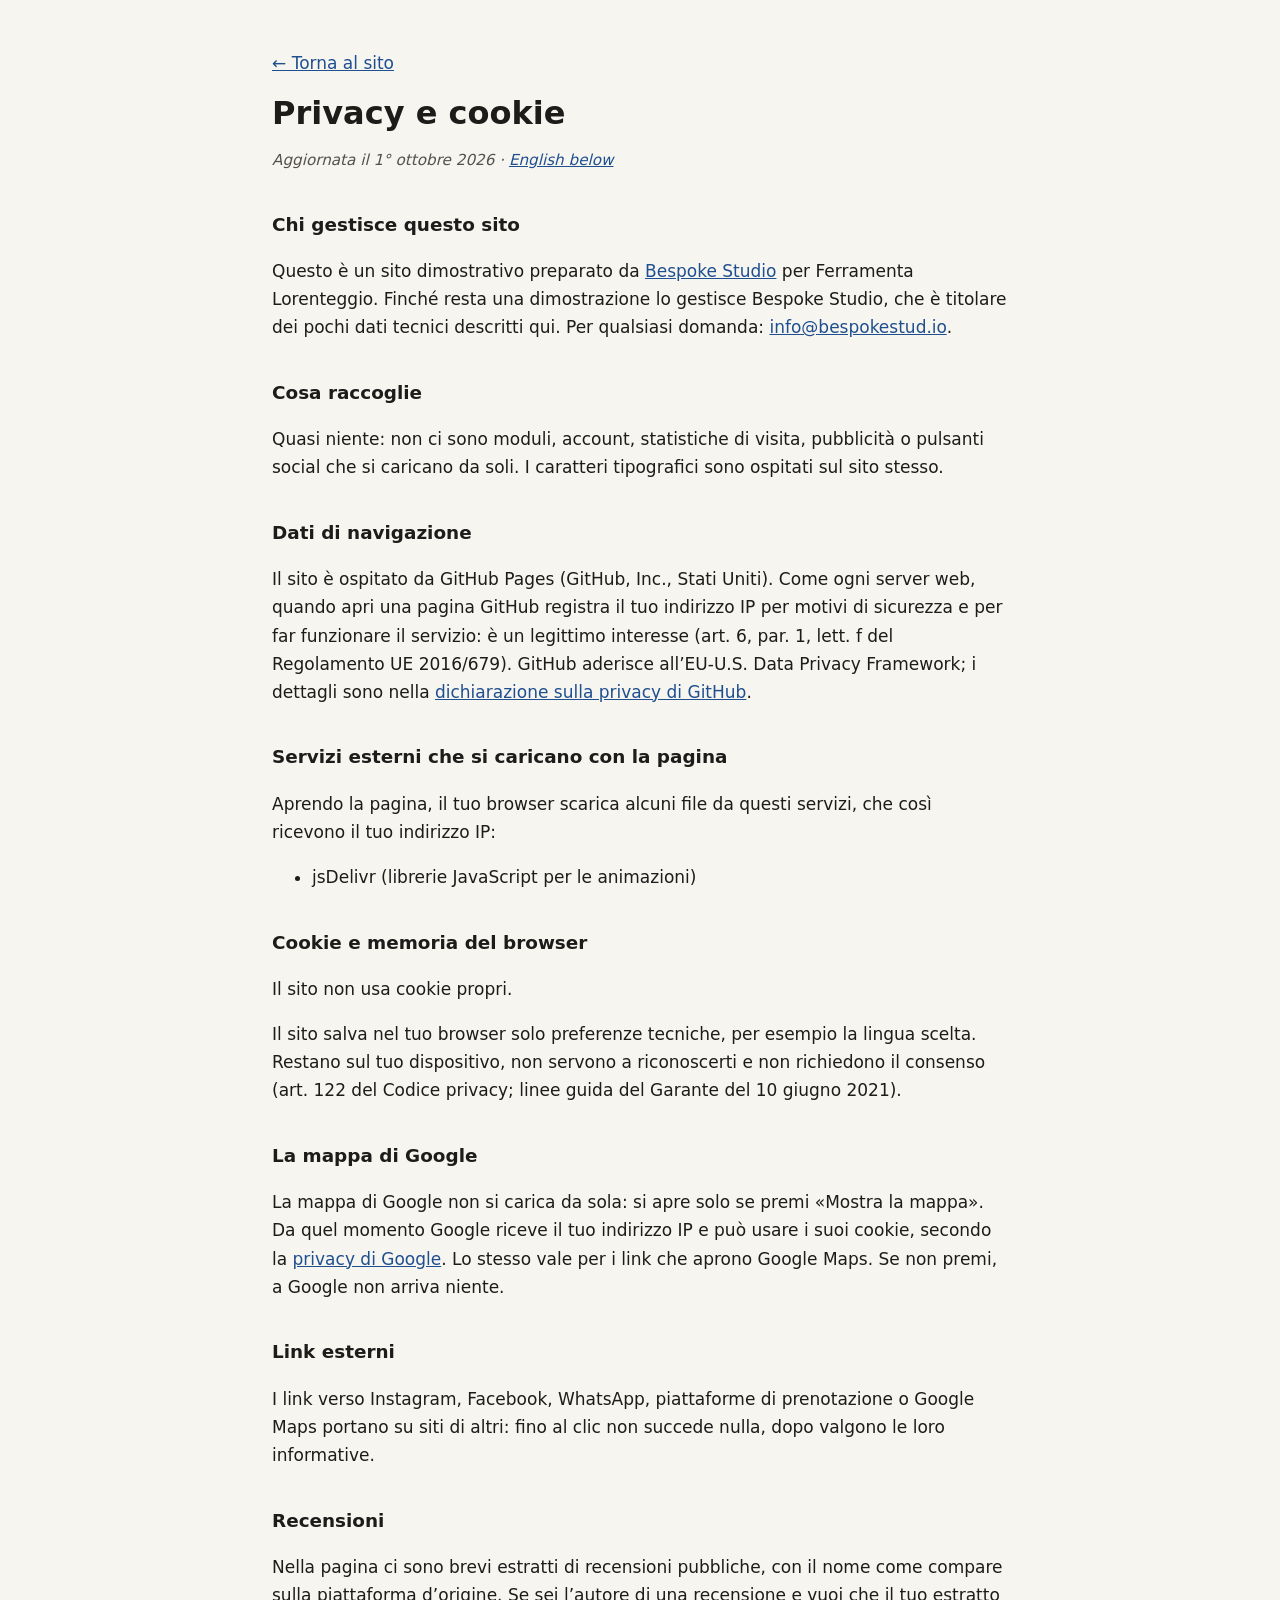
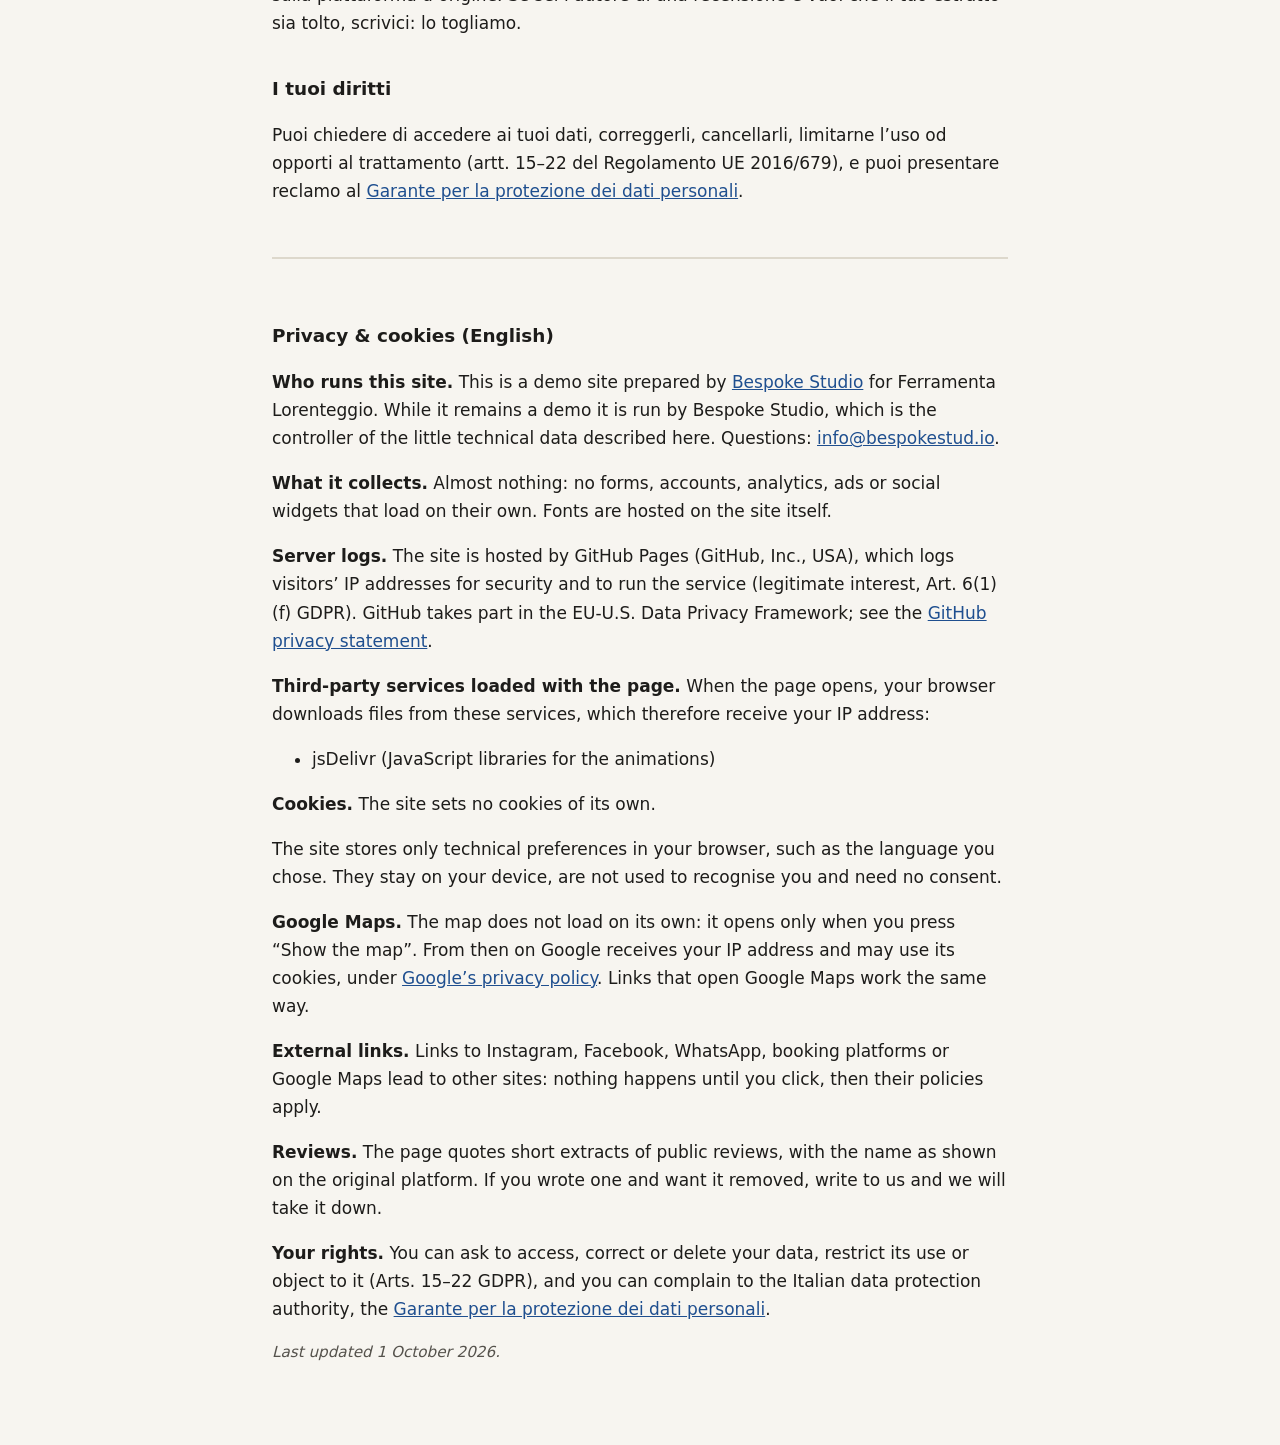
<file: privacy.html>
<!DOCTYPE html>
<html lang="it">
<head>
  <meta charset="UTF-8">
  <meta name="viewport" content="width=device-width, initial-scale=1.0">
  <meta name="robots" content="noindex">
  <title>Privacy e cookie · Ferramenta Lorenteggio</title>
  <meta name="description" content="Informativa privacy e cookie del sito Ferramenta Lorenteggio.">
  <style>
    body { margin: 0; background: #f7f5f0; color: #1d1c1a; font: 17px/1.65 system-ui, -apple-system, "Segoe UI", Roboto, sans-serif; }
    main { max-width: 46rem; margin: 0 auto; padding: 32px 20px 64px; }
    h1 { font-size: 2rem; line-height: 1.2; margin: 0.4em 0 0.2em; }
    h2 { font-size: 1.15rem; margin: 2em 0 0.4em; }
    a { color: #1f4f8f; }
    .data { color: #55524c; font-style: italic; font-size: 0.95rem; }
    .en { margin-top: 3em; padding-top: 1.5em; border-top: 2px solid #ddd8cc; }
    code { font-size: 0.9em; background: #ebe7dc; padding: 0 4px; border-radius: 3px; }
  </style>
</head>
<body>
<main>
  <p><a href="index.html">← Torna al sito</a></p>
  <h1>Privacy e cookie</h1>
  <p class="data">Aggiornata il 1° ottobre 2026 · <a href="#english" lang="en">English below</a></p>
  <h2>Chi gestisce questo sito</h2>
  <p>Questo è un sito dimostrativo preparato da <a href="https://bespokestud.io" rel="noopener">Bespoke Studio</a> per Ferramenta Lorenteggio. Finché resta una dimostrazione lo gestisce Bespoke Studio, che è titolare dei pochi dati tecnici descritti qui. Per qualsiasi domanda: <a href="mailto:info@bespokestud.io">info@bespokestud.io</a>.</p>
  <h2>Cosa raccoglie</h2>
  <p>Quasi niente: non ci sono moduli, account, statistiche di visita, pubblicità o pulsanti social che si caricano da soli. I caratteri tipografici sono ospitati sul sito stesso.</p>
  <h2>Dati di navigazione</h2>
  <p>Il sito è ospitato da GitHub Pages (GitHub, Inc., Stati Uniti). Come ogni server web, quando apri una pagina GitHub registra il tuo indirizzo IP per motivi di sicurezza e per far funzionare il servizio: è un legittimo interesse (art. 6, par. 1, lett. f del Regolamento UE 2016/679). GitHub aderisce all’EU-U.S. Data Privacy Framework; i dettagli sono nella <a href="https://docs.github.com/site-policy/privacy-policies/github-general-privacy-statement" rel="noopener">dichiarazione sulla privacy di GitHub</a>.</p>
  <h2>Servizi esterni che si caricano con la pagina</h2>
  <p>Aprendo la pagina, il tuo browser scarica alcuni file da questi servizi, che così ricevono il tuo indirizzo IP:</p>
  <ul><li>jsDelivr (librerie JavaScript per le animazioni)</li></ul>
  <h2>Cookie e memoria del browser</h2>
  <p>Il sito non usa cookie propri.</p>
  <p>Il sito salva nel tuo browser solo preferenze tecniche, per esempio la lingua scelta. Restano sul tuo dispositivo, non servono a riconoscerti e non richiedono il consenso (art. 122 del Codice privacy; linee guida del Garante del 10 giugno 2021).</p>
  <h2>La mappa di Google</h2>
  <p>La mappa di Google non si carica da sola: si apre solo se premi «Mostra la mappa». Da quel momento Google riceve il tuo indirizzo IP e può usare i suoi cookie, secondo la <a href="https://policies.google.com/privacy?hl=it" rel="noopener">privacy di Google</a>. Lo stesso vale per i link che aprono Google Maps. Se non premi, a Google non arriva niente.</p>
  <h2>Link esterni</h2>
  <p>I link verso Instagram, Facebook, WhatsApp, piattaforme di prenotazione o Google Maps portano su siti di altri: fino al clic non succede nulla, dopo valgono le loro informative.</p>
  <h2>Recensioni</h2>
  <p>Nella pagina ci sono brevi estratti di recensioni pubbliche, con il nome come compare sulla piattaforma d’origine. Se sei l’autore di una recensione e vuoi che il tuo estratto sia tolto, scrivici: lo togliamo.</p>
  <h2>I tuoi diritti</h2>
  <p>Puoi chiedere di accedere ai tuoi dati, correggerli, cancellarli, limitarne l’uso od opporti al trattamento (artt. 15–22 del Regolamento UE 2016/679), e puoi presentare reclamo al <a href="https://www.garanteprivacy.it" rel="noopener">Garante per la protezione dei dati personali</a>.</p>
  <div class="en" id="english" lang="en">
    <h2>Privacy &amp; cookies (English)</h2>
    <p><strong>Who runs this site.</strong> This is a demo site prepared by <a href="https://bespokestud.io" rel="noopener">Bespoke Studio</a> for Ferramenta Lorenteggio. While it remains a demo it is run by Bespoke Studio, which is the controller of the little technical data described here. Questions: <a href="mailto:info@bespokestud.io">info@bespokestud.io</a>.</p>
    <p><strong>What it collects.</strong> Almost nothing: no forms, accounts, analytics, ads or social widgets that load on their own. Fonts are hosted on the site itself.</p>
    <p><strong>Server logs.</strong> The site is hosted by GitHub Pages (GitHub, Inc., USA), which logs visitors’ IP addresses for security and to run the service (legitimate interest, Art. 6(1)(f) GDPR). GitHub takes part in the EU-U.S. Data Privacy Framework; see the <a href="https://docs.github.com/site-policy/privacy-policies/github-general-privacy-statement" rel="noopener">GitHub privacy statement</a>.</p>
    <p><strong>Third-party services loaded with the page.</strong> When the page opens, your browser downloads files from these services, which therefore receive your IP address:</p><ul><li>jsDelivr (JavaScript libraries for the animations)</li></ul>
    <p><strong>Cookies.</strong> The site sets no cookies of its own.</p>
    <p>The site stores only technical preferences in your browser, such as the language you chose. They stay on your device, are not used to recognise you and need no consent.</p>
    <p><strong>Google Maps.</strong> The map does not load on its own: it opens only when you press “Show the map”. From then on Google receives your IP address and may use its cookies, under <a href="https://policies.google.com/privacy?hl=en" rel="noopener">Google’s privacy policy</a>. Links that open Google Maps work the same way.</p>
    <p><strong>External links.</strong> Links to Instagram, Facebook, WhatsApp, booking platforms or Google Maps lead to other sites: nothing happens until you click, then their policies apply.</p>
    <p><strong>Reviews.</strong> The page quotes short extracts of public reviews, with the name as shown on the original platform. If you wrote one and want it removed, write to us and we will take it down.</p>
    <p><strong>Your rights.</strong> You can ask to access, correct or delete your data, restrict its use or object to it (Arts. 15–22 GDPR), and you can complain to the Italian data protection authority, the <a href="https://www.garanteprivacy.it" rel="noopener">Garante per la protezione dei dati personali</a>.</p>
    <p class="data">Last updated 1 October 2026.</p>
  </div>
</main>
</body>
</html>
</file>
